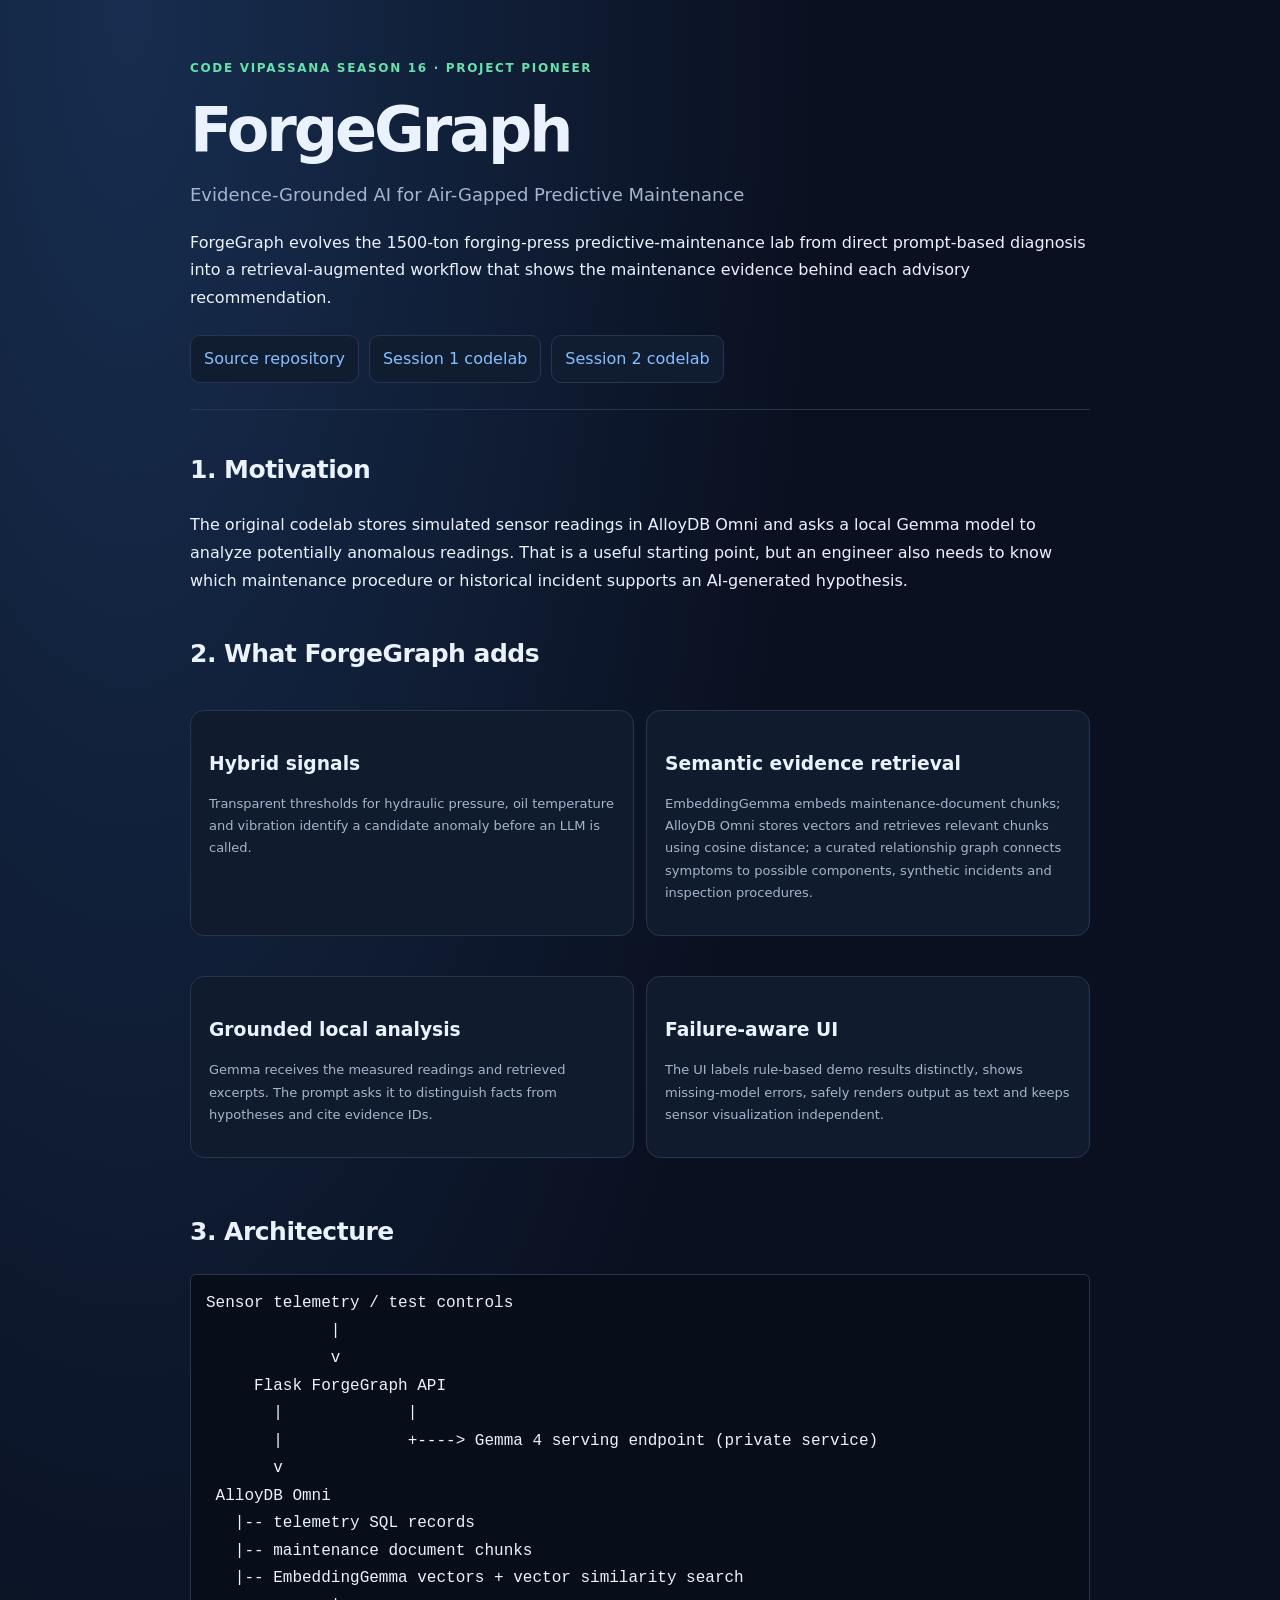
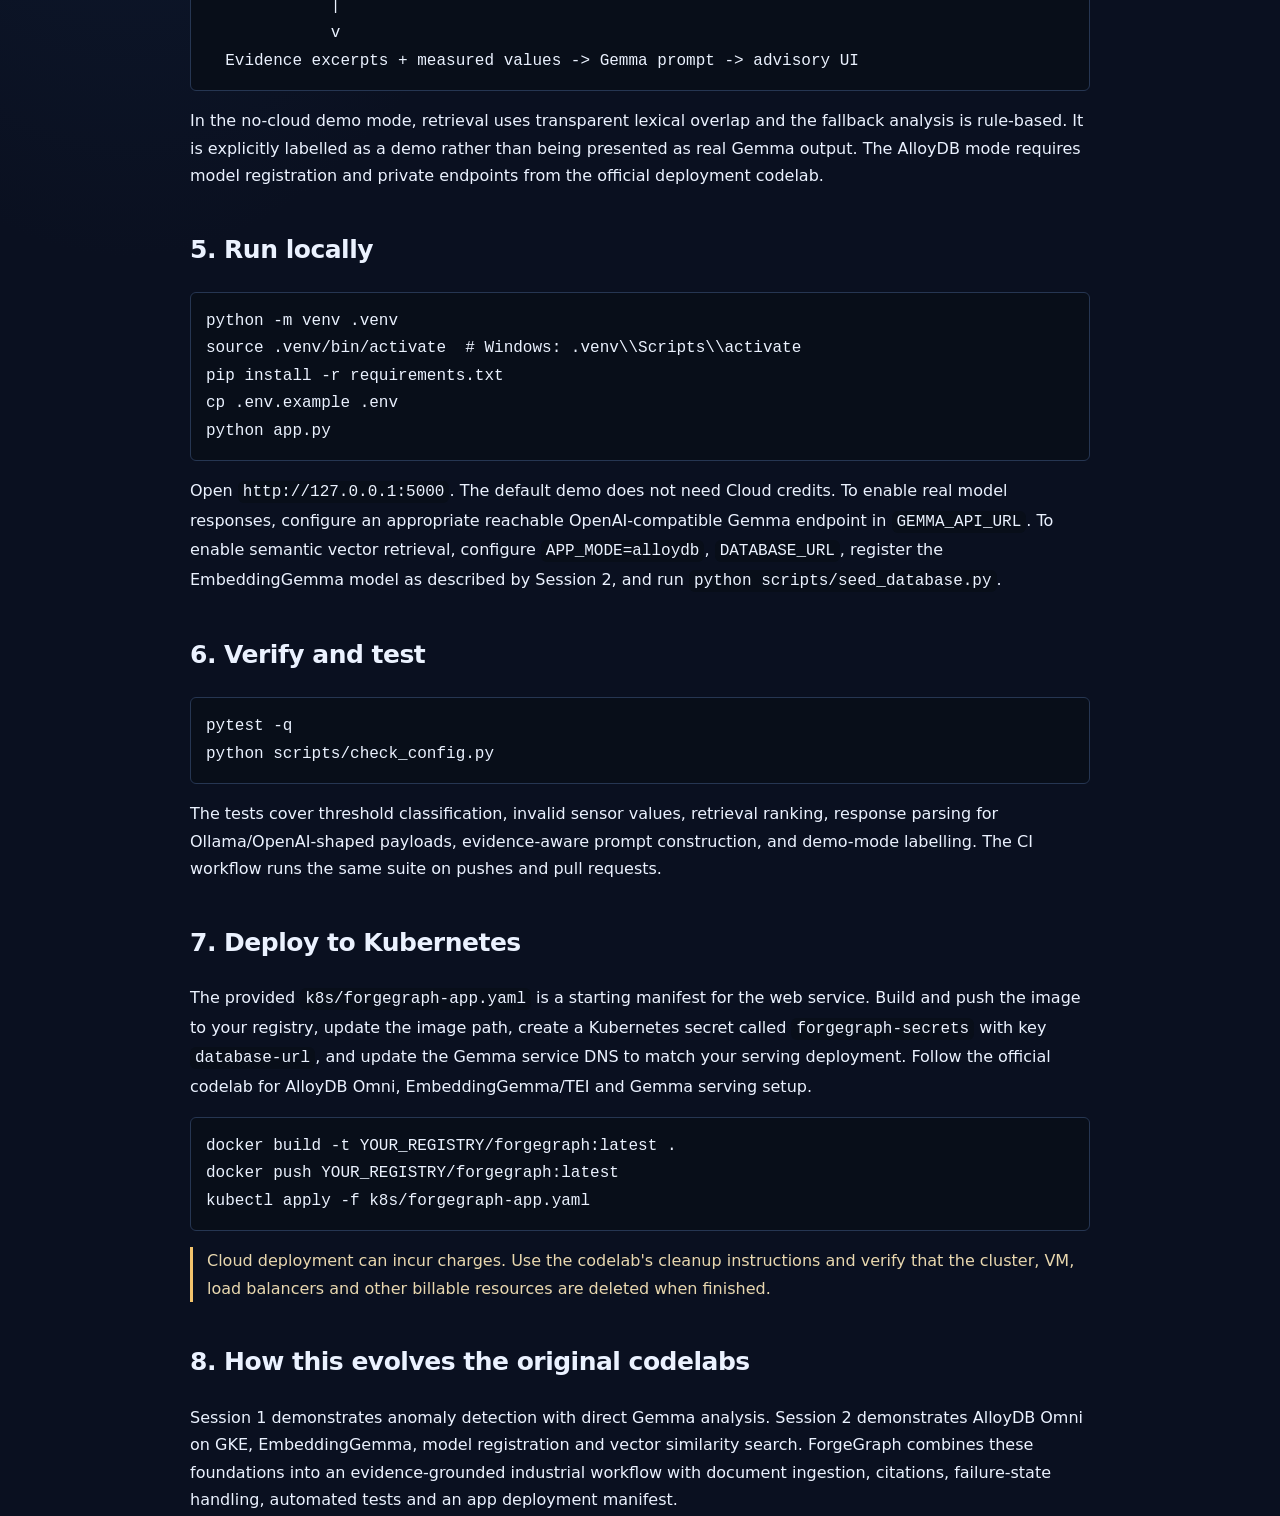
<file: docs/index.html>
<!doctype html><html lang="en"><head><meta charset="utf-8"><meta name="viewport" content="width=device-width,initial-scale=1"><title>ForgeGraph — Evidence-Grounded Air-Gapped Maintenance</title><meta name="description" content="A Code Vipassana Season 16 Project Pioneer evolution combining AlloyDB Omni, EmbeddingGemma, Gemma 4 and Kubernetes for evidence-grounded industrial maintenance."><style>
:root{--bg:#0a1020;--card:#111b2e;--line:#263652;--text:#ebf2ff;--muted:#a5b5ce;--blue:#86bfff;--green:#67e1ac}*{box-sizing:border-box}body{margin:0;background:radial-gradient(ellipse at 10% 0,#172e50,transparent 42%),var(--bg);color:var(--text);font:16px/1.72 system-ui,-apple-system,"Segoe UI",sans-serif}header,main,footer{width:min(900px,calc(100% - 32px));margin:auto}header{padding:58px 0 26px;border-bottom:1px solid var(--line)}.tag{color:var(--green);text-transform:uppercase;letter-spacing:.14em;font-size:12px;font-weight:800}h1{font-size:clamp(38px,7vw,62px);letter-spacing:-.05em;line-height:1.05;margin:18px 0}h2{margin-top:38px;font-size:25px;letter-spacing:-.02em}h3{margin-bottom:4px}.sub{color:var(--muted);font-size:18px}.links{display:flex;flex-wrap:wrap;gap:10px;margin-top:24px}a{color:var(--blue)}.button{display:inline-block;border:1px solid var(--line);border-radius:10px;padding:9px 13px;text-decoration:none;background:#101d31}.card{border:1px solid var(--line);background:var(--card);padding:18px;border-radius:14px;margin:14px 0}.grid{display:grid;grid-template-columns:repeat(2,1fr);gap:12px}.small{font-size:13px;color:var(--muted)}code,pre{background:#080e19;border-radius:6px}code{padding:2px 5px}pre{padding:15px;overflow:auto;border:1px solid var(--line)}li{margin:7px 0}.warning{border-left:3px solid #f3c36c;padding-left:14px;color:#e9d8af}footer{border-top:1px solid var(--line);margin-top:50px;padding:20px 0 38px;color:var(--muted);font-size:13px}@media(max-width:650px){.grid{grid-template-columns:1fr}}
</style></head><body><header><div class="tag">Code Vipassana Season 16 · Project Pioneer</div><h1>ForgeGraph</h1><p class="sub">Evidence-Grounded AI for Air-Gapped Predictive Maintenance</p><p>ForgeGraph evolves the 1500-ton forging-press predictive-maintenance lab from direct prompt-based diagnosis into a retrieval-augmented workflow that shows the maintenance evidence behind each advisory recommendation.</p><div class="links"><a class="button" href="https://github.com/Sonu589/forgegraph">Source repository</a><a class="button" href="https://codelabs.developers.google.com/gemma-4-alloydb-omni">Session 1 codelab</a><a class="button" href="https://codelabs.developers.google.com/alloydb-omni-gke-embeddings">Session 2 codelab</a></div></header><main>
<h2>1. Motivation</h2><p>The original codelab stores simulated sensor readings in AlloyDB Omni and asks a local Gemma model to analyze potentially anomalous readings. That is a useful starting point, but an engineer also needs to know which maintenance procedure or historical incident supports an AI-generated hypothesis.</p>
<h2>2. What ForgeGraph adds</h2><div class="grid"><section class="card"><h3>Hybrid signals</h3><p class="small">Transparent thresholds for hydraulic pressure, oil temperature and vibration identify a candidate anomaly before an LLM is called.</p></section><section class="card"><h3>Semantic evidence retrieval</h3><p class="small">EmbeddingGemma embeds maintenance-document chunks; AlloyDB Omni stores vectors and retrieves relevant chunks using cosine distance; a curated relationship graph connects symptoms to possible components, synthetic incidents and inspection procedures.</p></section><section class="card"><h3>Grounded local analysis</h3><p class="small">Gemma receives the measured readings and retrieved excerpts. The prompt asks it to distinguish facts from hypotheses and cite evidence IDs.</p></section><section class="card"><h3>Failure-aware UI</h3><p class="small">The UI labels rule-based demo results distinctly, shows missing-model errors, safely renders output as text and keeps sensor visualization independent.</p></section></div>
<h2>3. Architecture</h2><pre>Sensor telemetry / test controls
             |
             v
     Flask ForgeGraph API
       |             |
       |             +----> Gemma 4 serving endpoint (private service)
       v
 AlloyDB Omni
   |-- telemetry SQL records
   |-- maintenance document chunks
   |-- EmbeddingGemma vectors + vector similarity search
             |
             v
  Evidence excerpts + measured values -> Gemma prompt -> advisory UI</pre><p>In the no-cloud demo mode, retrieval uses transparent lexical overlap and the fallback analysis is rule-based. It is explicitly labelled as a demo rather than being presented as real Gemma output. The AlloyDB mode requires model registration and private endpoints from the official deployment codelab.</p>
<h2>5. Run locally</h2><pre>python -m venv .venv
source .venv/bin/activate  # Windows: .venv\\Scripts\\activate
pip install -r requirements.txt
cp .env.example .env
python app.py</pre><p>Open <code>http://127.0.0.1:5000</code>. The default demo does not need Cloud credits. To enable real model responses, configure an appropriate reachable OpenAI-compatible Gemma endpoint in <code>GEMMA_API_URL</code>. To enable semantic vector retrieval, configure <code>APP_MODE=alloydb</code>, <code>DATABASE_URL</code>, register the EmbeddingGemma model as described by Session 2, and run <code>python scripts/seed_database.py</code>.</p>
<h2>6. Verify and test</h2><pre>pytest -q
python scripts/check_config.py</pre><p>The tests cover threshold classification, invalid sensor values, retrieval ranking, response parsing for Ollama/OpenAI-shaped payloads, evidence-aware prompt construction, and demo-mode labelling. The CI workflow runs the same suite on pushes and pull requests.</p>
<h2>7. Deploy to Kubernetes</h2><p>The provided <code>k8s/forgegraph-app.yaml</code> is a starting manifest for the web service. Build and push the image to your registry, update the image path, create a Kubernetes secret called <code>forgegraph-secrets</code> with key <code>database-url</code>, and update the Gemma service DNS to match your serving deployment. Follow the official codelab for AlloyDB Omni, EmbeddingGemma/TEI and Gemma serving setup.</p><pre>docker build -t YOUR_REGISTRY/forgegraph:latest .
docker push YOUR_REGISTRY/forgegraph:latest
kubectl apply -f k8s/forgegraph-app.yaml</pre><p class="warning">Cloud deployment can incur charges. Use the codelab's cleanup instructions and verify that the cluster, VM, load balancers and other billable resources are deleted when finished.</p>
<h2>8. How this evolves the original codelabs</h2><p>Session 1 demonstrates anomaly detection with direct Gemma analysis. Session 2 demonstrates AlloyDB Omni on GKE, EmbeddingGemma, model registration and vector similarity search. ForgeGraph combines these foundations into an evidence-grounded industrial workflow with document ingestion, citations, failure-state handling, automated tests and an app deployment manifest.</p>
</body></html>
</file>
